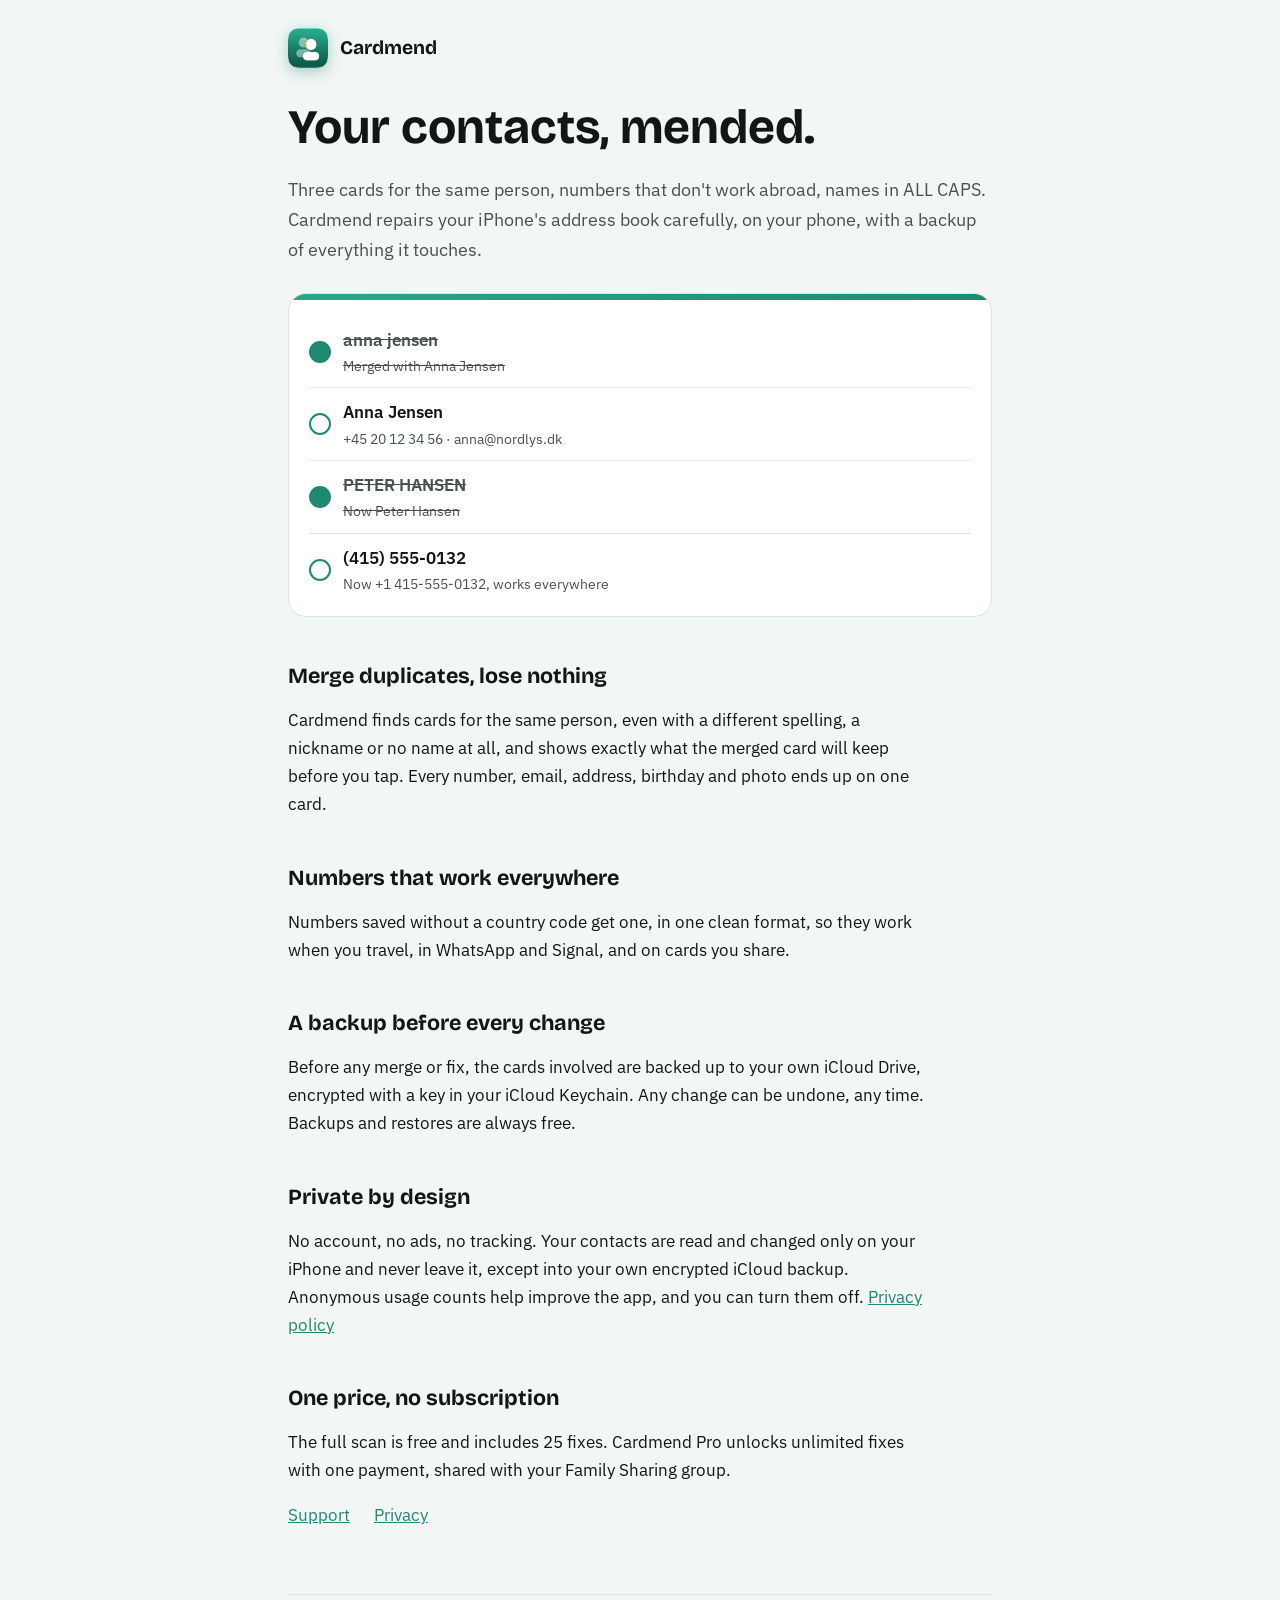
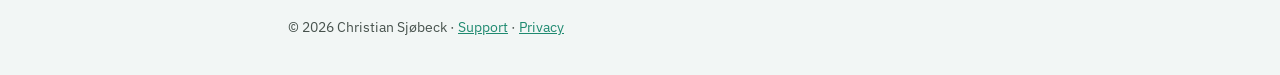
<file: index.html>
<!doctype html>
<html lang="en">
<head>
<meta charset="utf-8">
<meta name="viewport" content="width=device-width, initial-scale=1">
<title>Cardmend: Merge Contacts on iPhone</title>
<meta name="description" content="Merge duplicate contacts, add country codes to every number and fix names on your iPhone. A backup goes to your own iCloud before every change. One price, no subscription.">
<link rel="stylesheet" href="https://fonts.googleapis.com/css2?family=Bricolage+Grotesque:opsz,wght@12..96,700&family=IBM+Plex+Sans:wght@400;600&display=swap">
<link rel="stylesheet" href="style.css">
<link rel="icon" href="icon.png">
</head>
<body>
<header><a href="./"><img src="icon.png" alt=""><span>Cardmend</span></a></header>
<main>
  <h1>Your contacts, mended.</h1>
  <p class="lede">Three cards for the same person, numbers that don't work abroad, names in ALL CAPS. Cardmend repairs your iPhone's address book carefully, on your phone, with a backup of everything it touches.</p>

  <div class="cardlist" aria-label="Example of what Cardmend fixes">
    <div class="row paid"><span class="tick"></span><span class="name">anna jensen<span class="when">Merged with Anna Jensen</span></span></div>
    <div class="row"><span class="tick"></span><span class="name">Anna Jensen<span class="when">+45 20 12 34 56 · anna@nordlys.dk</span></span></div>
    <div class="row paid"><span class="tick"></span><span class="name">PETER HANSEN<span class="when">Now Peter Hansen</span></span></div>
    <div class="row"><span class="tick"></span><span class="name">(415) 555-0132<span class="when">Now +1 415-555-0132, works everywhere</span></span></div>
  </div>

  <h2>Merge duplicates, lose nothing</h2>
  <p>Cardmend finds cards for the same person, even with a different spelling, a nickname or no name at all, and shows exactly what the merged card will keep before you tap. Every number, email, address, birthday and photo ends up on one card.</p>

  <h2>Numbers that work everywhere</h2>
  <p>Numbers saved without a country code get one, in one clean format, so they work when you travel, in WhatsApp and Signal, and on cards you share.</p>

  <h2>A backup before every change</h2>
  <p>Before any merge or fix, the cards involved are backed up to your own iCloud Drive, encrypted with a key in your iCloud Keychain. Any change can be undone, any time. Backups and restores are always free.</p>

  <h2>Private by design</h2>
  <p>No account, no ads, no tracking. Your contacts are read and changed only on your iPhone and never leave it, except into your own encrypted iCloud backup. Anonymous usage counts help improve the app, and you can turn them off. <a href="privacy/">Privacy policy</a></p>

  <h2>One price, no subscription</h2>
  <p>The full scan is free and includes 25 fixes. Cardmend Pro unlocks unlimited fixes with one payment, shared with your Family Sharing group.</p>

  <p class="links"><a href="support/">Support</a><a href="privacy/">Privacy</a></p>
</main>
<footer>© 2026 Christian Sjøbeck · <a href="support/">Support</a> · <a href="privacy/">Privacy</a></footer>
</body>
</html>
</file>
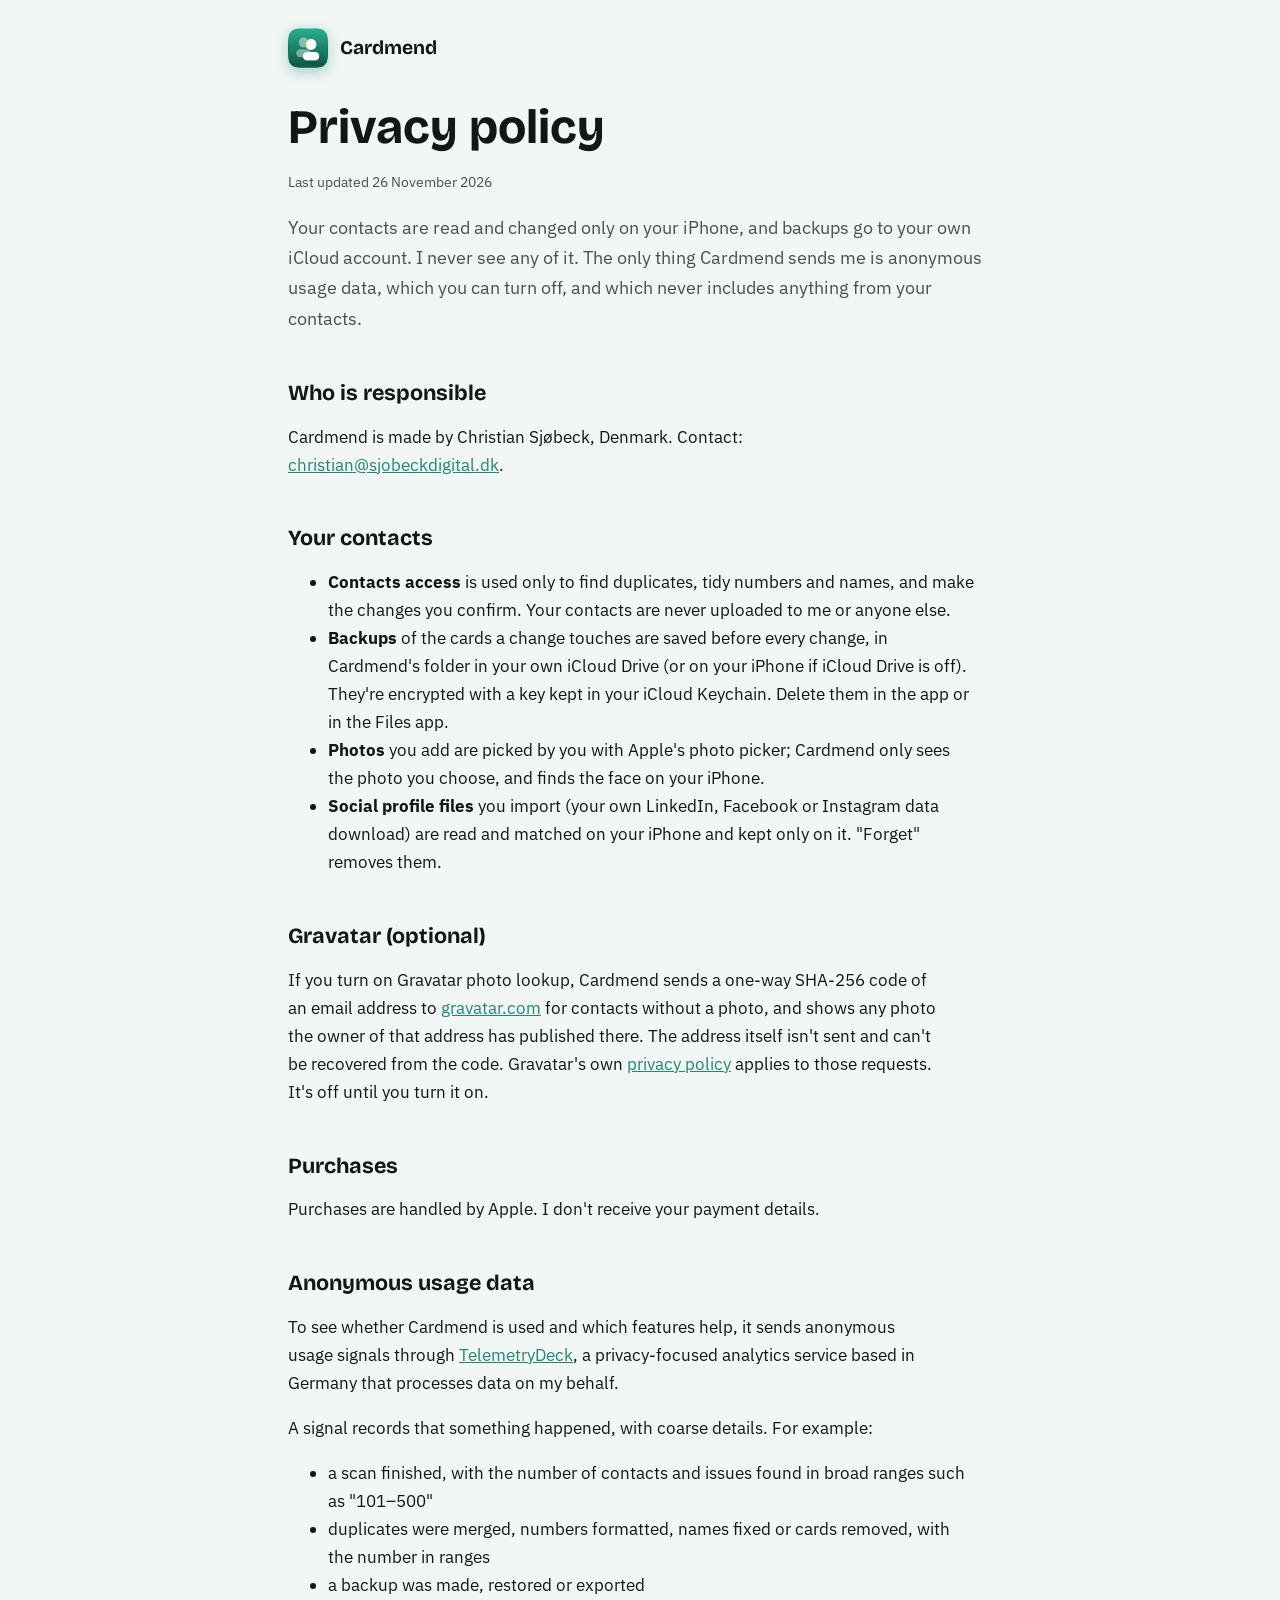
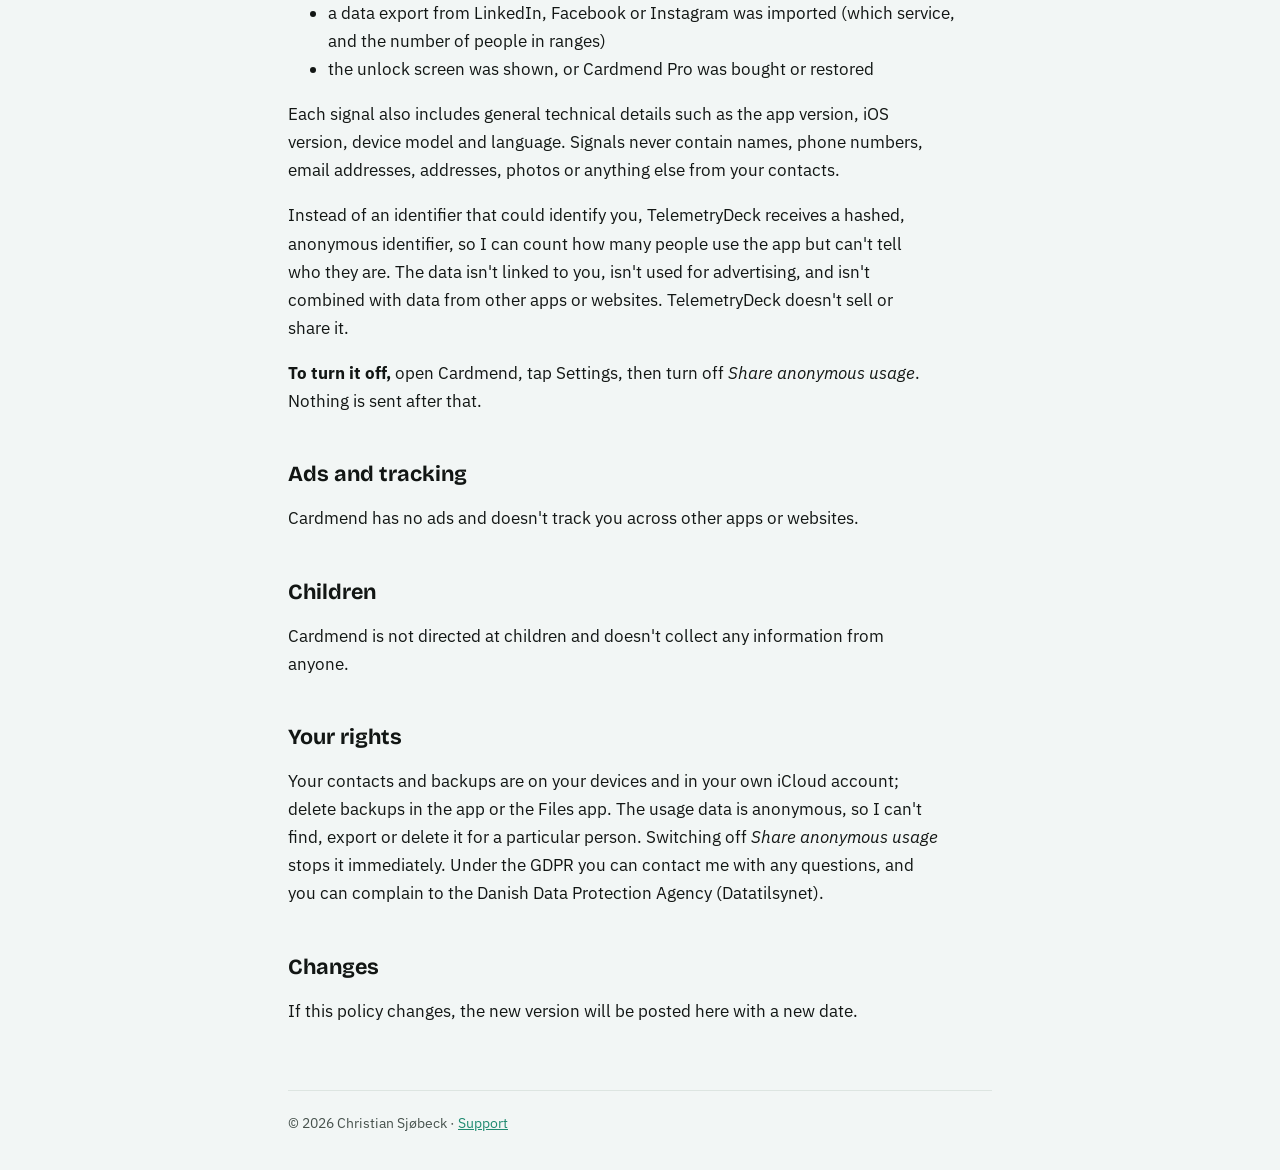
<file: privacy/index.html>
<!doctype html>
<html lang="en">
<head>
<meta charset="utf-8">
<meta name="viewport" content="width=device-width, initial-scale=1">
<title>Cardmend Privacy Policy</title>
<meta name="description" content="How Cardmend handles your contacts.">
<link rel="stylesheet" href="https://fonts.googleapis.com/css2?family=Bricolage+Grotesque:opsz,wght@12..96,700&family=IBM+Plex+Sans:wght@400;600&display=swap">
<link rel="stylesheet" href="../style.css">
<link rel="icon" href="../icon.png">
</head>
<body>
<header><a href="../"><img src="../icon.png" alt=""><span>Cardmend</span></a></header>
<main>
  <h1>Privacy policy</h1>
  <p class="updated">Last updated 26 November 2026</p>

  <p class="lede">Your contacts are read and changed only on your iPhone, and backups go to your own iCloud account. I never see any of it. The only thing Cardmend sends me is anonymous usage data, which you can turn off, and which never includes anything from your contacts.</p>

  <h2>Who is responsible</h2>
  <p>Cardmend is made by Christian Sjøbeck, Denmark. Contact: <a href="mailto:christian@sjobeckdigital.dk">christian@sjobeckdigital.dk</a>.</p>

  <h2>Your contacts</h2>
  <ul>
    <li><strong>Contacts access</strong> is used only to find duplicates, tidy numbers and names, and make the changes you confirm. Your contacts are never uploaded to me or anyone else.</li>
    <li><strong>Backups</strong> of the cards a change touches are saved before every change, in Cardmend's folder in your own iCloud Drive (or on your iPhone if iCloud Drive is off). They're encrypted with a key kept in your iCloud Keychain. Delete them in the app or in the Files app.</li>
    <li><strong>Photos</strong> you add are picked by you with Apple's photo picker; Cardmend only sees the photo you choose, and finds the face on your iPhone.</li>
    <li><strong>Social profile files</strong> you import (your own LinkedIn, Facebook or Instagram data download) are read and matched on your iPhone and kept only on it. "Forget" removes them.</li>
  </ul>

  <h2>Gravatar (optional)</h2>
  <p>If you turn on Gravatar photo lookup, Cardmend sends a one-way SHA-256 code of an email address to <a href="https://gravatar.com">gravatar.com</a> for contacts without a photo, and shows any photo the owner of that address has published there. The address itself isn't sent and can't be recovered from the code. Gravatar's own <a href="https://automattic.com/privacy/">privacy policy</a> applies to those requests. It's off until you turn it on.</p>

  <h2>Purchases</h2>
  <p>Purchases are handled by Apple. I don't receive your payment details.</p>

  <h2>Anonymous usage data</h2>
  <p>To see whether Cardmend is used and which features help, it sends anonymous usage signals through <a href="https://telemetrydeck.com/privacy/">TelemetryDeck</a>, a privacy-focused analytics service based in Germany that processes data on my behalf.</p>
  <p>A signal records that something happened, with coarse details. For example:</p>
  <ul>
    <li>a scan finished, with the number of contacts and issues found in broad ranges such as "101–500"</li>
    <li>duplicates were merged, numbers formatted, names fixed or cards removed, with the number in ranges</li>
    <li>a backup was made, restored or exported</li>
    <li>a data export from LinkedIn, Facebook or Instagram was imported (which service, and the number of people in ranges)</li>
    <li>the unlock screen was shown, or Cardmend Pro was bought or restored</li>
  </ul>
  <p>Each signal also includes general technical details such as the app version, iOS version, device model and language. Signals never contain names, phone numbers, email addresses, addresses, photos or anything else from your contacts.</p>
  <p>Instead of an identifier that could identify you, TelemetryDeck receives a hashed, anonymous identifier, so I can count how many people use the app but can't tell who they are. The data isn't linked to you, isn't used for advertising, and isn't combined with data from other apps or websites. TelemetryDeck doesn't sell or share it.</p>
  <p><strong>To turn it off,</strong> open Cardmend, tap Settings, then turn off <em>Share anonymous usage</em>. Nothing is sent after that.</p>

  <h2>Ads and tracking</h2>
  <p>Cardmend has no ads and doesn't track you across other apps or websites.</p>

  <h2>Children</h2>
  <p>Cardmend is not directed at children and doesn't collect any information from anyone.</p>

  <h2>Your rights</h2>
  <p>Your contacts and backups are on your devices and in your own iCloud account; delete backups in the app or the Files app. The usage data is anonymous, so I can't find, export or delete it for a particular person. Switching off <em>Share anonymous usage</em> stops it immediately. Under the GDPR you can contact me with any questions, and you can complain to the Danish Data Protection Agency (Datatilsynet).</p>

  <h2>Changes</h2>
  <p>If this policy changes, the new version will be posted here with a new date.</p>
</main>
<footer>© 2026 Christian Sjøbeck · <a href="../support/">Support</a></footer>
</body>
</html>
</file>
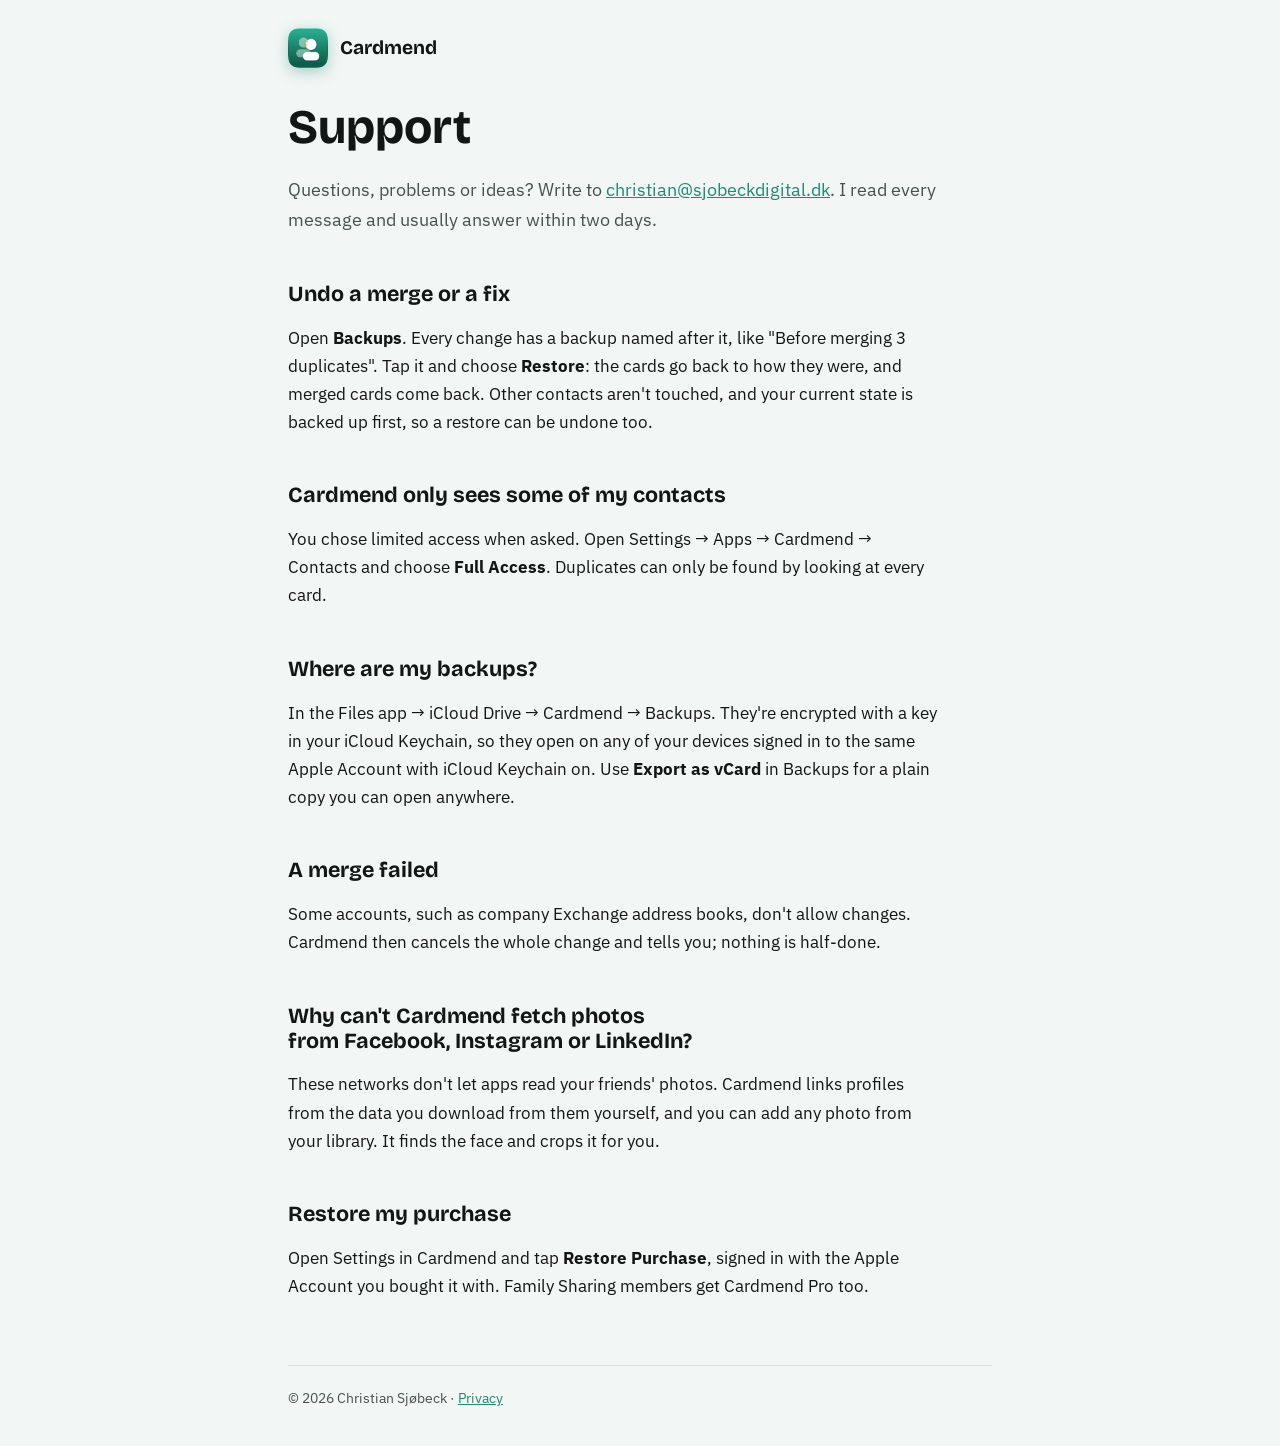
<file: support/index.html>
<!doctype html>
<html lang="en">
<head>
<meta charset="utf-8">
<meta name="viewport" content="width=device-width, initial-scale=1">
<title>Cardmend Support</title>
<meta name="description" content="Help with Cardmend: merging contacts, backups, restoring and purchases.">
<link rel="stylesheet" href="https://fonts.googleapis.com/css2?family=Bricolage+Grotesque:opsz,wght@12..96,700&family=IBM+Plex+Sans:wght@400;600&display=swap">
<link rel="stylesheet" href="../style.css">
<link rel="icon" href="../icon.png">
</head>
<body>
<header><a href="../"><img src="../icon.png" alt=""><span>Cardmend</span></a></header>
<main>
  <h1>Support</h1>
  <p class="lede">Questions, problems or ideas? Write to <a href="mailto:christian@sjobeckdigital.dk">christian@sjobeckdigital.dk</a>. I read every message and usually answer within two days.</p>

  <h2>Undo a merge or a fix</h2>
  <p>Open <strong>Backups</strong>. Every change has a backup named after it, like "Before merging 3 duplicates". Tap it and choose <strong>Restore</strong>: the cards go back to how they were, and merged cards come back. Other contacts aren't touched, and your current state is backed up first, so a restore can be undone too.</p>

  <h2>Cardmend only sees some of my contacts</h2>
  <p>You chose limited access when asked. Open Settings → Apps → Cardmend → Contacts and choose <strong>Full Access</strong>. Duplicates can only be found by looking at every card.</p>

  <h2>Where are my backups?</h2>
  <p>In the Files app → iCloud Drive → Cardmend → Backups. They're encrypted with a key in your iCloud Keychain, so they open on any of your devices signed in to the same Apple Account with iCloud Keychain on. Use <strong>Export as vCard</strong> in Backups for a plain copy you can open anywhere.</p>

  <h2>A merge failed</h2>
  <p>Some accounts, such as company Exchange address books, don't allow changes. Cardmend then cancels the whole change and tells you; nothing is half-done.</p>

  <h2>Why can't Cardmend fetch photos from Facebook, Instagram or LinkedIn?</h2>
  <p>These networks don't let apps read your friends' photos. Cardmend links profiles from the data you download from them yourself, and you can add any photo from your library. It finds the face and crops it for you.</p>

  <h2>Restore my purchase</h2>
  <p>Open Settings in Cardmend and tap <strong>Restore Purchase</strong>, signed in with the Apple Account you bought it with. Family Sharing members get Cardmend Pro too.</p>
</main>
<footer>© 2026 Christian Sjøbeck · <a href="../privacy/">Privacy</a></footer>
</body>
</html>
</file>
<file: style.css>
/* Cardmend site: the app's teal. Light and dark follow the visitor's system. */
:root {
  --bg: #f2f6f5;
  --card: #ffffff;
  --fg: #121614;
  --muted: #47524d;
  --line: #dde5e1;
  --accent: #1f8a70;      /* deep green: passes text contrast on light */
  --brand: linear-gradient(135deg, #2aa887, #1f8a70);  /* shared with the app icon */
  --late: #c92a2a;
  --display: "Bricolage Grotesque", "Avenir Next", system-ui, sans-serif;
  --body: "IBM Plex Sans", -apple-system, "Segoe UI", sans-serif;
  color-scheme: light;
}
@media (prefers-color-scheme: dark) {
  :root {
    --bg: #0a0f0d;
    --card: #141b18;
    --fg: #eef4f1;
    --muted: #a7b5ae;
    --line: #24302b;
    --accent: #4ac3a2;
    --late: #ff6b6b;
    color-scheme: dark;
  }
}
* { box-sizing: border-box; }
body {
  margin: 0;
  background: var(--bg);
  color: var(--fg);
  font: 400 1.0625rem/1.65 var(--body);
  padding-inline: 16px;
}
main, header, footer { max-width: 44rem; margin: 0 auto; }
header { padding-block: 28px 8px; display: flex; align-items: center; gap: 12px; }
header a { color: inherit; text-decoration: none; display: flex; align-items: center; gap: 12px; }
header img { width: 40px; height: 40px; border-radius: 9px; box-shadow: 0 4px 14px rgba(31, 138, 112, 0.35); }
header span { font: 700 1.2rem/1 var(--display); }
main { padding-block: 24px 48px; }
h1, h2, h3 { font-family: var(--display); line-height: 1.15; text-wrap: balance; }
h1 { font-size: clamp(2rem, 6vw, 3rem); margin: 0 0 12px; }
h2 { font-size: 1.35rem; margin: 2.2em 0 0.5em; }
h3 { font-size: 1.05rem; margin: 1.6em 0 0.3em; }
p, li { max-width: 65ch; }
a { color: var(--accent); }
a:focus-visible { outline: 2px solid var(--accent); outline-offset: 3px; border-radius: 3px; }
.lede { color: var(--muted); font-size: 1.15rem; }
.updated { color: var(--muted); font-size: 0.9rem; }

/* A small contact list like the app's, with a brand bar on top. */
.cardlist { position: relative; overflow: hidden; background: var(--card); border: 1px solid var(--line);
         border-radius: 18px; padding: 22px 20px 10px; margin: 28px 0; }
.cardlist::before { content: ""; position: absolute; inset: 0 0 auto 0; height: 6px; background: var(--brand); }
.row { display: flex; align-items: center; gap: 12px; padding: 10px 0; border-top: 1px solid var(--line); }
.row:first-of-type { border-top: 0; }
.row .tick { width: 22px; height: 22px; border-radius: 50%; border: 2px solid var(--accent); flex: none; }
.row.paid .tick { background: var(--accent); }
.row .name { font-weight: 600; flex: 1; min-width: 0; }
.row .when { display: block; font-weight: 400; font-size: 0.9rem; color: var(--muted); }
.row.late .when { color: var(--late); }
.row.paid .name { text-decoration: line-through; color: var(--muted); }
.row .amount { font-variant-numeric: tabular-nums; }
.month { font: 700 1.6rem/1.2 var(--display); }
.month small { display: block; font: 400 0.95rem/1.4 var(--body); color: var(--muted); }

.card { background: var(--card); border: 1px solid var(--line); border-radius: 14px; padding: 18px 20px; margin: 16px 0; }
.links { display: flex; flex-wrap: wrap; gap: 10px 24px; }
footer { border-top: 1px solid var(--line); padding-block: 20px 36px; color: var(--muted); font-size: 0.9rem; }
</file>
